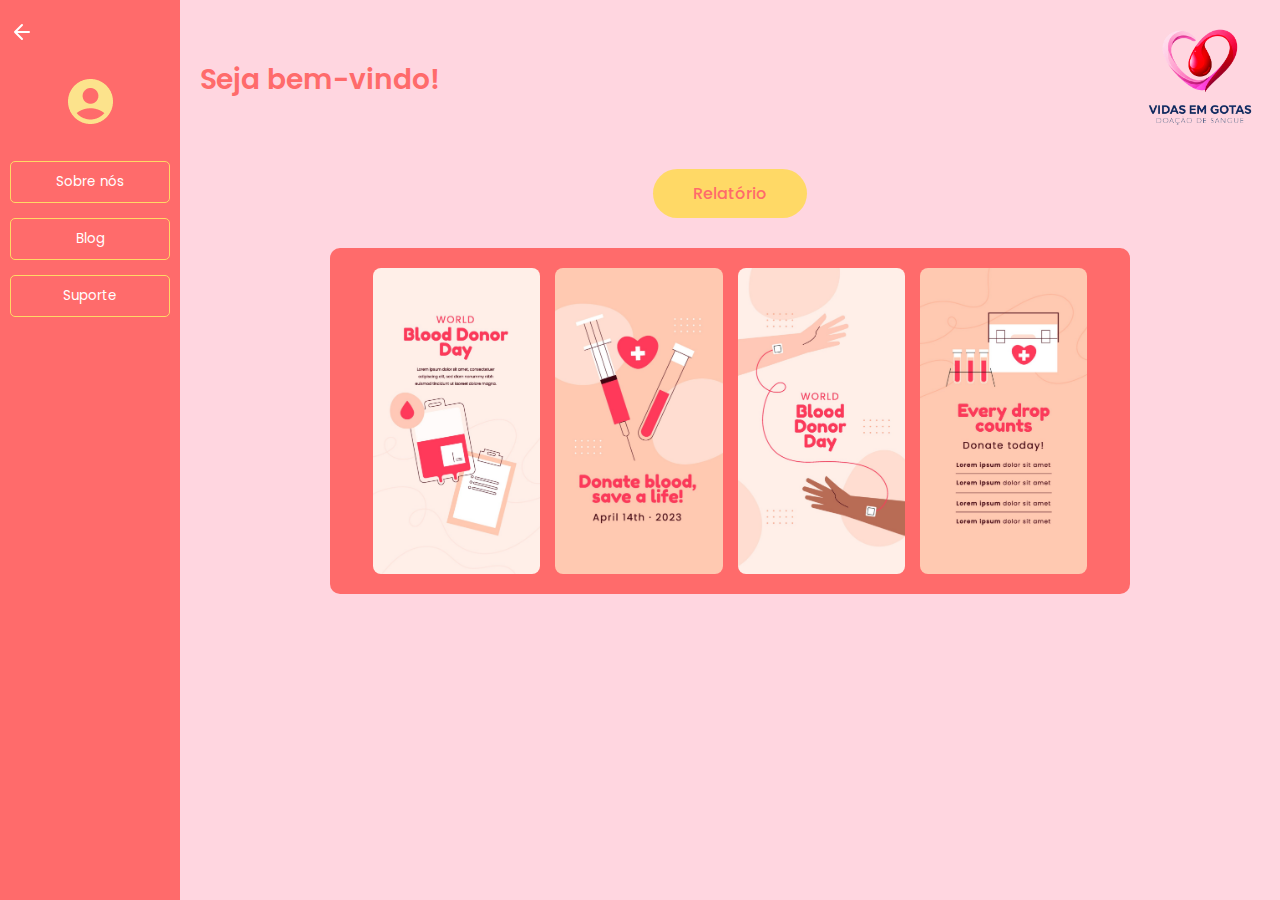
<file: sangue-em-vidas/index.html>
<!DOCTYPE html>
<html lang="pt-BR">
<head>
    <meta charset="UTF-8">
    <meta name="viewport" content="width=device-width, initial-scale=1.0">
    <title>Vida em Gotas - Plataforma de Doação de Sangue</title>
    <link rel="stylesheet" href="styles.css">
    <link rel="stylesheet" href="https://fonts.googleapis.com/css2?family=Poppins:wght@300;400;500;600;700&display=swap">
</head>
<body>
    <div class="container">
        <!-- Sidebar -->
        <div class="sidebar">
            <a href="#" class="back-button">
                <svg xmlns="http://www.w3.org/2000/svg" width="24" height="24" viewBox="0 0 24 24" fill="none" stroke="currentColor" stroke-width="2" stroke-linecap="round" stroke-linejoin="round">
                    <path d="M19 12H5M12 19l-7-7 7-7"/>
                </svg>
            </a>
            <div class="user-profile">
                <div class="avatar">
                    <img src="./images/Group.png" alt="Avatar">
                </div>
            </div>
            <nav class="sidebar-nav">
                <button class="nav-button">Sobre nós</button>
                <button class="nav-button">Blog</button>
                <button class="nav-button">Suporte</button>
            </nav>
        </div>

        <!-- Main Content -->
        <div class="main-content">
            <div class="header">
                <h1 class="welcome-text">Seja bem-vindo!</h1>
                <div class="logo">
                    <img src="./images/logo.png" alt="Vida em Gotas Logo">
                </div>
            </div>
            
            <div class="action-buttons">
                <button class="report-button">Relatório</button>
            </div>
            
            <div class="campaign-cards">
                <div class="card">
                    <img src="./images/card1.JPG" alt="World Blood Donor Day">
                </div>
                <div class="card">
                    <img src="./images/card2.JPG" alt="Doação de Sangue">
                </div>
                <div class="card">
                    <img src="./images/card3.JPG" alt="Doação">
                </div>
                <div class="card">
                    <img src="./images/card4.JPG" alt="Salve vidas">
                </div>
            </div>
        </div>
    </div>

    <script src="script.js"></script>
</body>
</html>
</file>
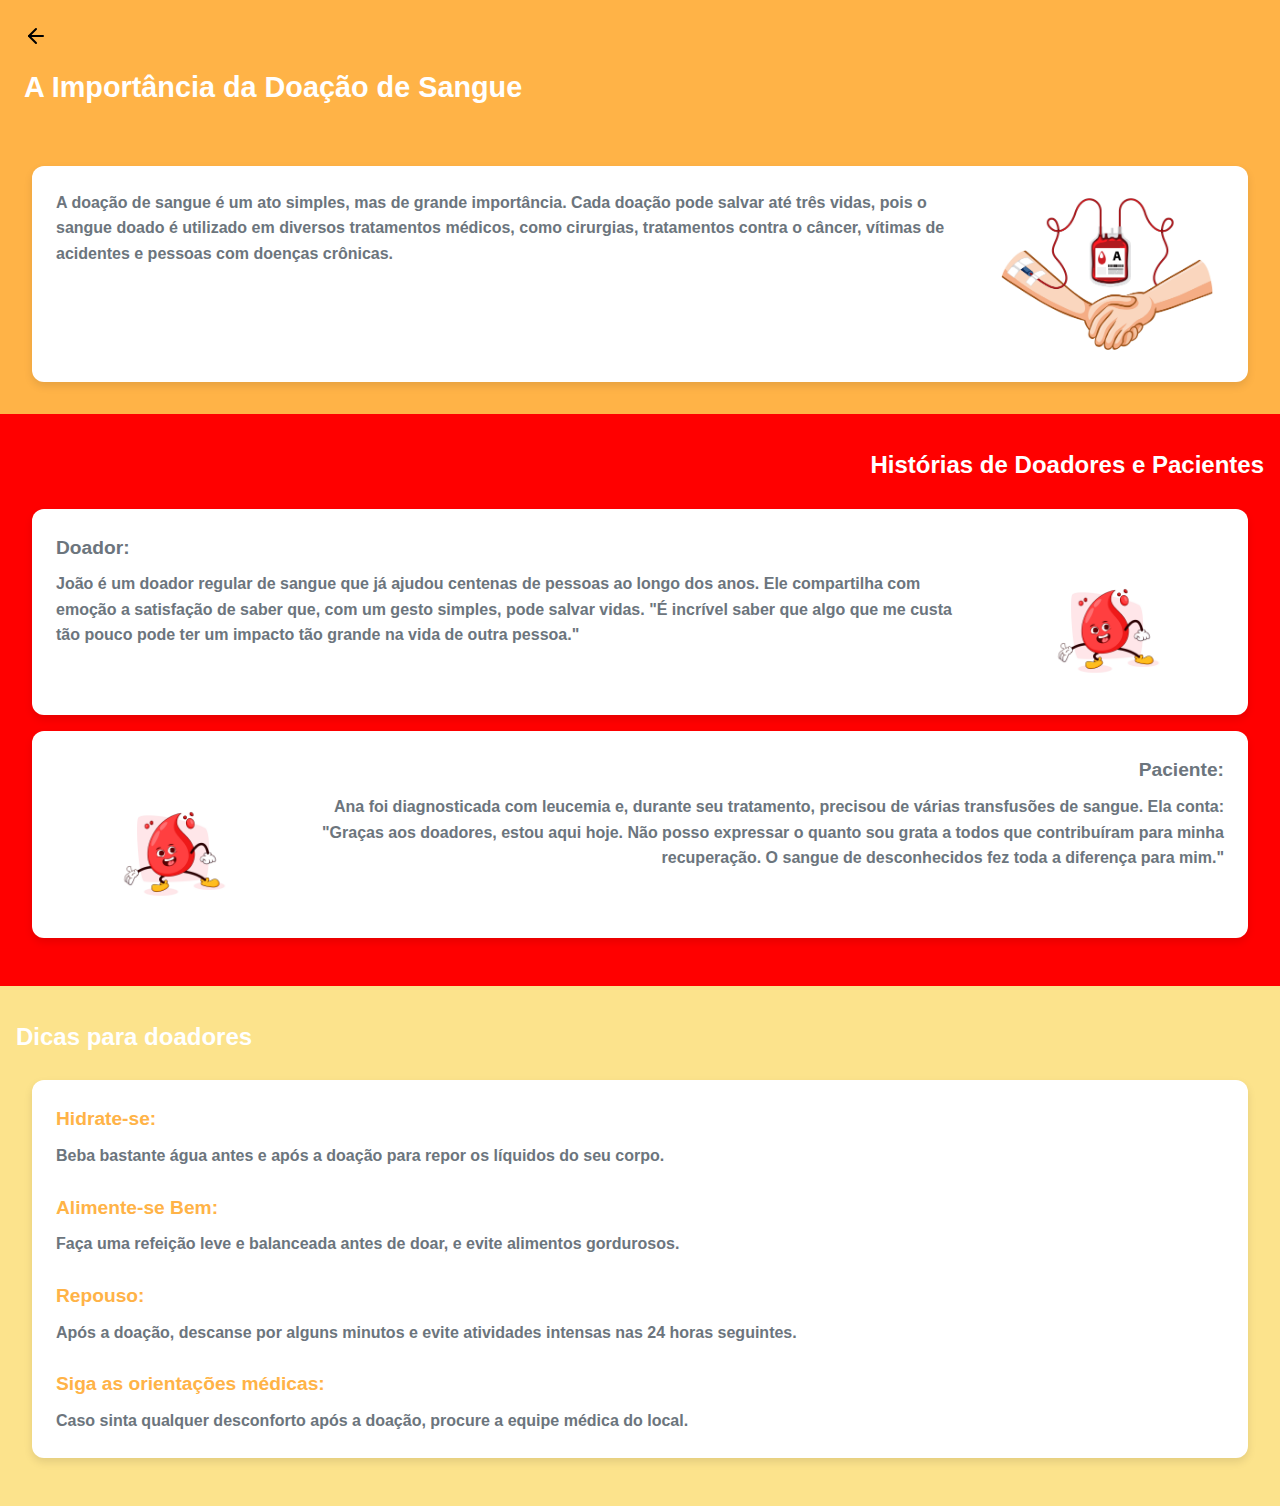
<file: blood-donation-app (1)/target/classes/templates/index.html>
<!DOCTYPE html>
<html lang="pt-BR" xmlns:th="http://www.thymeleaf.org">
<head>
    <meta charset="UTF-8">
    <meta name="viewport" content="width=device-width, initial-scale=1.0">
    <title>Doação de Sangue - Vida em Gotas</title>
    <link rel="stylesheet" href="../static/css/styles.css">
</head>
<body>
    <div class="container">
        <!-- Header Section -->
        <header class="header">
            <div class="back-button">
                <a href="#" onclick="history.back()">
                    <svg xmlns="http://www.w3.org/2000/svg" width="24" height="24" viewBox="0 0 24 24" fill="none" stroke="currentColor" stroke-width="2" stroke-linecap="round" stroke-linejoin="round" class="arrow-left">
                        <path d="M19 12H5"></path>
                        <path d="M12 19l-7-7 7-7"></path>
                    </svg>
                </a>
            </div>
            <h1 class="title">A Importância da Doação de Sangue</h1>
        </header>

        <!-- Main Content -->
        <main>
            <!-- Importance Section -->
            <section class="importance-section">
                <div class="card">
                    <div class="card-content">
                        <p class="info-text">
                            A doação de sangue é um ato simples, mas de grande importância. Cada doação pode salvar até três vidas, pois o sangue doado é utilizado em diversos tratamentos médicos, como cirurgias, tratamentos contra o câncer, vítimas de acidentes e pessoas com doenças crônicas.
                        </p>
                        <div class="image-container">
                            <img src="../static/images/maos.jpeg" alt="Mãos segurando bolsa de sangue" class="info-image">
                        </div>
                    </div>
                </div>
            </section>

            <!-- Donor Stories Section -->
            <section class="stories-section">
                <h2 class="section-title-story">Histórias de Doadores e Pacientes</h2>

                <!-- Donor Card -->
                <div class="card donor-card">
                    <h3 class="card-subtitle">Doador:</h3>
                    <div class="card-content">
                        <p class="story-text">
                            João é um doador regular de sangue que já ajudou centenas de pessoas ao longo dos anos. Ele compartilha com emoção a satisfação de saber que, com um gesto simples, pode salvar vidas. "É incrível saber que algo que me custa tão pouco pode ter um impacto tão grande na vida de outra pessoa."
                        </p>
                        <div class="image-container">
                            <img src="../static/images/gota-sangue.jpeg" alt="Personagem gota de sangue" class="character-image">
                        </div>
                    </div>
                </div>

                <!-- Patient Card -->
                <div class="card patient-card">
                    <h3 class="card-subtitle text-right">Paciente:</h3>
                    <div class="card-content reverse">
                        <div class="image-container">
                            <img src="../static/images/gota-sangue.jpeg" alt="Personagem gota de sangue" class="character-image">
                        </div>
                        <p class="story-text text-right">
                            Ana foi diagnosticada com leucemia e, durante seu tratamento, precisou de várias transfusões de sangue. Ela conta: "Graças aos doadores, estou aqui hoje. Não posso expressar o quanto sou grata a todos que contribuíram para minha recuperação. O sangue de desconhecidos fez toda a diferença para mim."
                        </p>
                    </div>
                </div>
            </section>

            <!-- Tips Section -->
            <section class="tips-section">
                <h2 class="section-title-tips">Dicas para doadores</h2>

                <div class="card tips-card">
                    <div class="tips-content">
                        <div class="tip">
                            <h3 class="tip-title">Hidrate-se:</h3>
                            <p class="tip-text">Beba bastante água antes e após a doação para repor os líquidos do seu corpo.</p>
                        </div>
                        
                        <div class="tip">
                            <h3 class="tip-title">Alimente-se Bem:</h3>
                            <p class="tip-text">Faça uma refeição leve e balanceada antes de doar, e evite alimentos gordurosos.</p>
                        </div>
                        
                        <div class="tip">
                            <h3 class="tip-title">Repouso:</h3>
                            <p class="tip-text">Após a doação, descanse por alguns minutos e evite atividades intensas nas 24 horas seguintes.</p>
                        </div>
                        
                        <div class="tip">
                            <h3 class="tip-title">Siga as orientações médicas:</h3>
                            <p class="tip-text">Caso sinta qualquer desconforto após a doação, procure a equipe médica do local.</p>
                        </div>
                    </div>
                </div>
            </section>
</body>
</html>
</file>
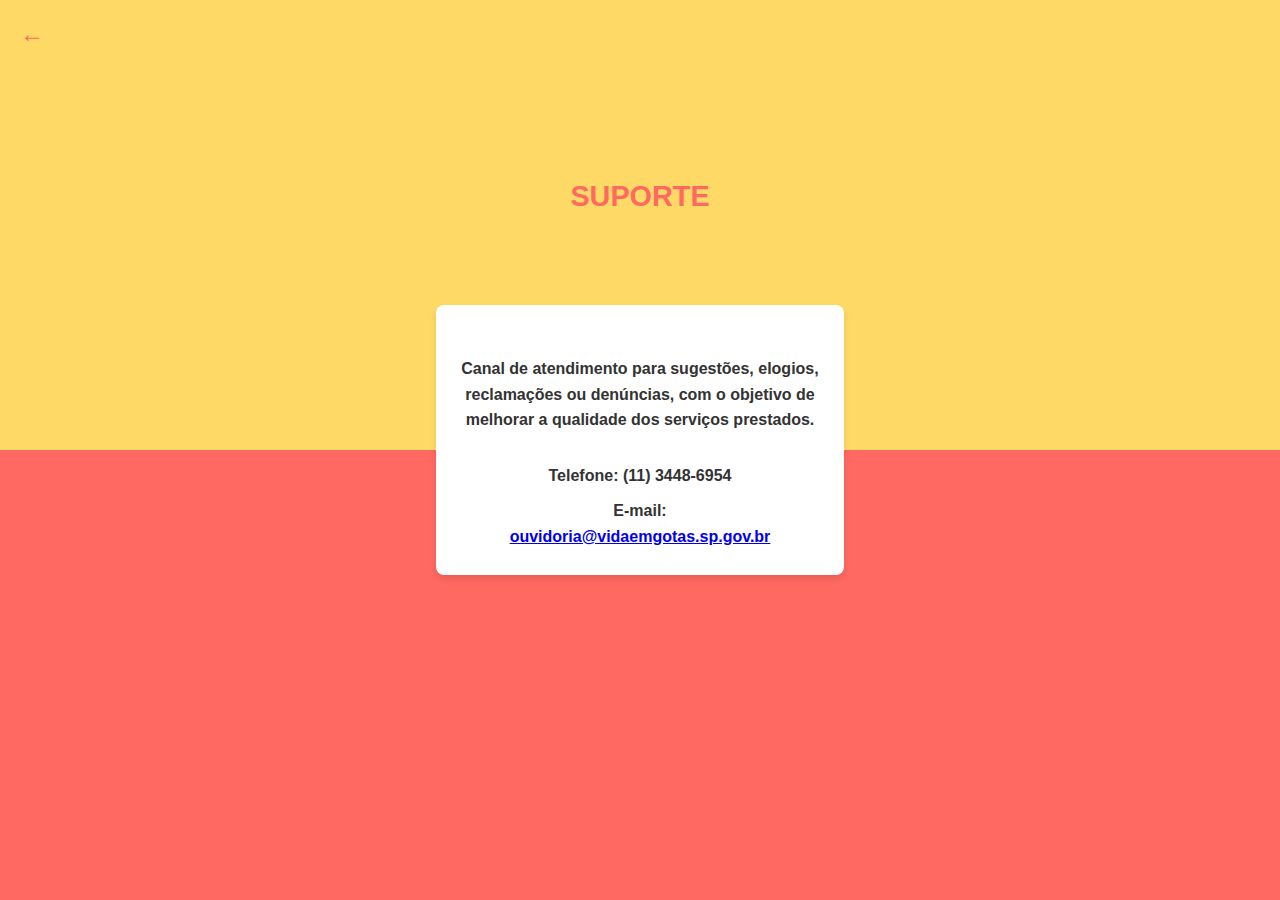
<file: target/classes/static/pages/suporte.html>
<!DOCTYPE html>
<html lang="pt-BR">
<head>
    <meta charset="UTF-8">
    <meta name="viewport" content="width=device-width, initial-scale=1.0">
    <title>Suporte</title>
    <link rel="stylesheet" href="/src/main/resources/static/css/suporte.css">
</head>
<body class="body">
    <header>
        <a href="/pages/inicio.html" class="voltar">&#8592;</a>
    </header>
    
    <section class="suporte">
        <h1>SUPORTE</h1>
        <div class="suporte-box">
            <p>
                Canal de atendimento para sugestões, elogios,  
                reclamações ou denúncias, com o objetivo de  
                melhorar a qualidade dos serviços prestados.
            </p>

            <p class="telefone"><strong>Telefone:</strong> (11) 3448-6954</p>
            <p class="email"><strong>E-mail:</strong> 
                <a href="mailto:ouvidoria@vidaemgotas.sp.gov.br">ouvidoria@vidaemgotas.sp.gov.br</a>
            </p>
        </div>
    </section>

    <script>
        document.addEventListener("DOMContentLoaded", function() {
            document.querySelector(".voltar").addEventListener("click", function(event) {
                event.preventDefault();
                window.location.href = "/pages/inicio.html";  // Redireciona diretamente para a tela inicial
            });
        });
    </script>
</body>
</html>
</file>
<file: sangue-em-vidas/styles.css>
/* Base Styles */
* {
    margin: 0;
    padding: 0;
    box-sizing: border-box;
    font-family: 'Poppins', sans-serif;
}

body {
    background-color: #f5f5f5;
    height: 100vh;
    overflow: hidden;
}

.container {
    display: flex;
    height: 100vh;
}

/* Sidebar Styles */
.sidebar {
    width: 180px;
    background-color: #FF6B6B;
    padding: 20px 10px;
    display: flex;
    flex-direction: column;
    align-items: center;
}

.back-button {
    align-self: flex-start;
    color: white;
    margin-bottom: 20px;
}

.user-profile {
    margin-bottom: 30px;
}

.avatar {
    width: 60px;
    height: 60px;
    border-radius: 50%;
    display: flex;
    justify-content: center;
    align-items: center;
}

.sidebar-nav {
    width: 100%;
    display: flex;
    flex-direction: column;
    gap: 15px;
}

.nav-button {
    background-color: transparent;
    border: 1px solid #FFD966;
    color: white;
    padding: 10px;
    border-radius: 5px;
    cursor: pointer;
    width: 100%;
    transition: background-color 0.3s;
}

.nav-button:hover {
    background-color: rgba(255, 217, 102, 0.2);
}

/* Main Content Styles */
.main-content {
    flex: 1;
    background-color: #FFD6E0;
    padding: 20px;
    position: relative;
}

.header {
    display: flex;
    justify-content: space-between;
    align-items: center;
    margin-bottom: 30px;
}

.welcome-text {
    font-size: 28px;
    color: #FF6B6B;
    font-weight: 600;
}

.logo img {
    height: 7rem;
}

.action-buttons {
    display: flex;
    justify-content: center;
    margin-bottom: 30px;
}

.report-button {
    background-color: #FFD966;
    border: none;
    color: #FF6B6B;
    padding: 12px 40px;
    border-radius: 25px;
    font-size: 16px;
    font-weight: 500;
    cursor: pointer;
    transition: transform 0.2s, box-shadow 0.2s;
}

.report-button:hover {
    transform: translateY(-2px);
    box-shadow: 0 4px 8px rgba(0, 0, 0, 0.1);
}

.campaign-cards {
    display: flex;
    justify-content: center;
    gap: 15px;
    background-color: #FF6B6B;
    padding: 20px;
    border-radius: 10px;
    max-width: 800px;
    margin: 0 auto;
}

.card {
    width: 22%;
    border-radius: 8px;
    overflow: hidden;
    background-color: #FFE4E8;
}

.card img {
    width: 100%;
    height: 100%;
    object-fit: cover;
}

/* Responsive Adjustments */
@media (max-width: 768px) {
    .container {
        flex-direction: column;
    }
    
    .sidebar {
        width: 100%;
        height: auto;
        padding: 10px;
        flex-direction: row;
        justify-content: space-between;
    }
    
    .sidebar-nav {
        flex-direction: row;
        width: auto;
    }
    
    .user-profile {
        margin-bottom: 0;
    }
    
    .campaign-cards {
        flex-wrap: wrap;
    }
    
    .card {
        width: 45%;
    }
}
</file>
<file: blood-donation-app (1)/target/classes/static/css/styles.css>
/* Base Styles */
* {
  margin: 0;
  padding: 0;
  box-sizing: border-box;
  font-family: Arial, Helvetica, sans-serif;
}

body {
  background-color: #f5f5f5;
  color: #333;
  line-height: 1.6;
}

.container {
  max-width: 100%;
  margin: 0 auto;
}

/* Header Styles */
.header {
  background-color: #ffb347;
  padding: 1.5rem;
  position: relative;
}

.back-button {
  margin-bottom: 0.5rem;
}

.arrow-left {
  color: #000;
}

.title {
  color: #fff;
  font-size: 1.8rem;
  font-weight: bold;
  margin-top: 0.5rem;
}

/* Card Styles */
.card {
  background-color: #fff;
  border-radius: 12px;
  box-shadow: 0 4px 8px rgba(0, 0, 0, 0.1);
  margin: 1rem;
  padding: 1.5rem;
}

.card-content {
  display: flex;
  gap: 1rem;
}

@media (max-width: 768px) {
  .card-content {
    flex-direction: row;
    align-items: center;
  }

  .card-content.reverse {
    flex-direction: row-reverse;
  }
}

.card-subtitle {
  color: #6c757d;
  font-size: 1.2rem;
  margin-bottom: 0.5rem;
}

/* Importance Section */
.importance-section {
  background-color: #ffb347;
  padding: 1rem;
}

.info-text {
  color: #6c757d;
  flex: 2;
  font-weight: bold;

}

.image-container {
  flex: 1;
  display: flex;
  justify-content: center;
  align-items: center;
  max-width: 20%;
}

.info-image {
  max-width: 100%;
  height: auto;
}

/* Stories Section */
.stories-section {
  background-color: #ff0000;
  padding: 2rem 1rem;
}

h2.section-title-story {
  color: #fff;
  font-size: 1.5rem;
  text-align: right;
  margin-bottom: 1.5rem;
}

h2.section-title-tips {
  color: #fff;
  font-size: 1.5rem;
  text-align: left;
  margin-bottom: 1.5rem;
}

.section-title {
  color: #fff;
  font-size: 1.5rem;
  text-align: center;
  margin-bottom: 1.5rem;
}

.donor-card,
.patient-card {
  margin-bottom: 1rem;
}

.story-text {
  font-weight: bold;
  color: #6c757d;
  flex: 3;
}

.character-image {
  max-width: 120px;
  height: auto;
}

.text-right {
  text-align: right;
}

/* Tips Section */
.tips-section {
  background-color: #fce38c;
  padding: 2rem 1rem;
}

.tips-content {
  display: flex;
  flex-direction: column;
  gap: 1.5rem;
}

.tip-title {
  color: #ffb347;
  font-size: 1.2rem;
  margin-bottom: 0.5rem;
}

.tip-text {
  color: #6c757d;
  font-weight: bold;
}

/* Appointment Form Section */
.appointment-section {
  background-color: #f5f5f5;
  padding: 2rem 1rem;
}

.form-group {
  margin-bottom: 1rem;
}

.form-group label {
  display: block;
  margin-bottom: 0.5rem;
  font-weight: bold;
  color: #555;
}

.form-group input,
.form-group select {
  width: 100%;
  padding: 0.75rem;
  border: 1px solid #ddd;
  border-radius: 4px;
  font-size: 1rem;
}

.submit-button {
  background-color: #ffb347;
  color: white;
  border: none;
  border-radius: 4px;
  padding: 0.75rem 1.5rem;
  font-size: 1rem;
  font-weight: bold;
  cursor: pointer;
  width: 100%;
  margin-top: 1rem;
}

.submit-button:hover {
  background-color: #ff9800;
}

/* Footer */
.footer {
  background-color: #333;
  color: #fff;
  text-align: center;
  padding: 1rem;
  margin-top: 2rem;
}

/* Responsive Adjustments */
@media (max-width: 768px) {
  .container {
    max-width: 1200px;
    margin: 0 auto;
  }

  .card {
    margin: 1rem auto;
    max-width: 90%;
  }

  .title {
    font-size: 2.2rem;
  }

  .section-title {
    font-size: 1.8rem;
  }
}

/* Alert Messages */
.alert {
  padding: 1rem;
  margin: 1rem;
  border-radius: 4px;
  text-align: center;
}

.alert-success {
  background-color: #d4edda;
  color: #155724;
  border: 1px solid #c3e6cb;
}

.alert-error {
  background-color: #f8d7da;
  color: #721c24;
  border: 1px solid #f5c6cb;
}
</file>
<file: src/main/resources/static/css/suporte.css>
/* Reset básico */
* {
    margin: 0;
    padding: 0;
    box-sizing: border-box;
    font-family: Arial, sans-serif;
}

/* Layout principal */
.body {
    text-align: center;
    height: 100vh;
    display: flex;
    flex-direction: column;
    justify-content: center;
    align-items: center;
    position: relative;
}

/* Divisão da tela */
.suporte {
    width: 100%;
    height: 100vh;
    display: flex;
    flex-direction: column;
    justify-content: center;
    align-items: center;
    position: relative;
    font-weight: 600;
}

/* Parte superior amarela */
.suporte::before {
    content: "";
    position: absolute;
    width: 100%;
    height: 50%;
    background: #FFD966;
    top: 0;
    left: 0;
    z-index: -1;
}

/* Parte inferior vermelha */
.suporte::after {
    content: "";
    position: absolute;
    width: 100%;
    height: 50%;
    background: #FF6961;
    bottom: 0;
    left: 0;
    z-index: -1;
}

/* Botão de voltar */
.voltar {
    position: absolute;
    top: 20px; 
    left: 20px;
    font-size: 24px; 
    color: #FF6961;
    text-decoration: none;
    z-index: 1000;  /* Certifica que está acima de outros elementos */
    cursor: pointer;
}

/* Título "SUPORTE" acima da caixa */
.suporte h1 {
    color: #FF6961;
    font-size: 1.8em;
    font-weight: bold;
    margin-bottom: 20px;
    position: absolute;
    top: 20%;
}

/* Caixa branca do suporte */
/* Caixa branca do suporte */
.suporte-box {
    background: white;
    padding: 25px;
    border-radius: 8px;
    box-shadow: 0 4px 6px rgba(0, 0, 0, 0.1);
    text-align: center;
    max-width: 80%;
    margin: -20px auto 0;
    z-index: 10;
}

/* Parágrafo principal do suporte */
.suporte-box p {
    font-size: 16px;
    line-height: 1.6;
    color: #333;
    white-space: pre-line; /* Mantém as quebras de linha */
}

/* Espaçamento entre os blocos de informação */
.suporte-box p:nth-child(2) {
    margin-top: 30px;
}

.suporte-box p:nth-child(3) {
    margin-top: 10px;
}

/* Estilização do telefone e e-mail */
.telefone, .email {
    color: #FF6961;
    font-weight: bold;
    display: block;
    margin-top: 15px;
}
</file>
